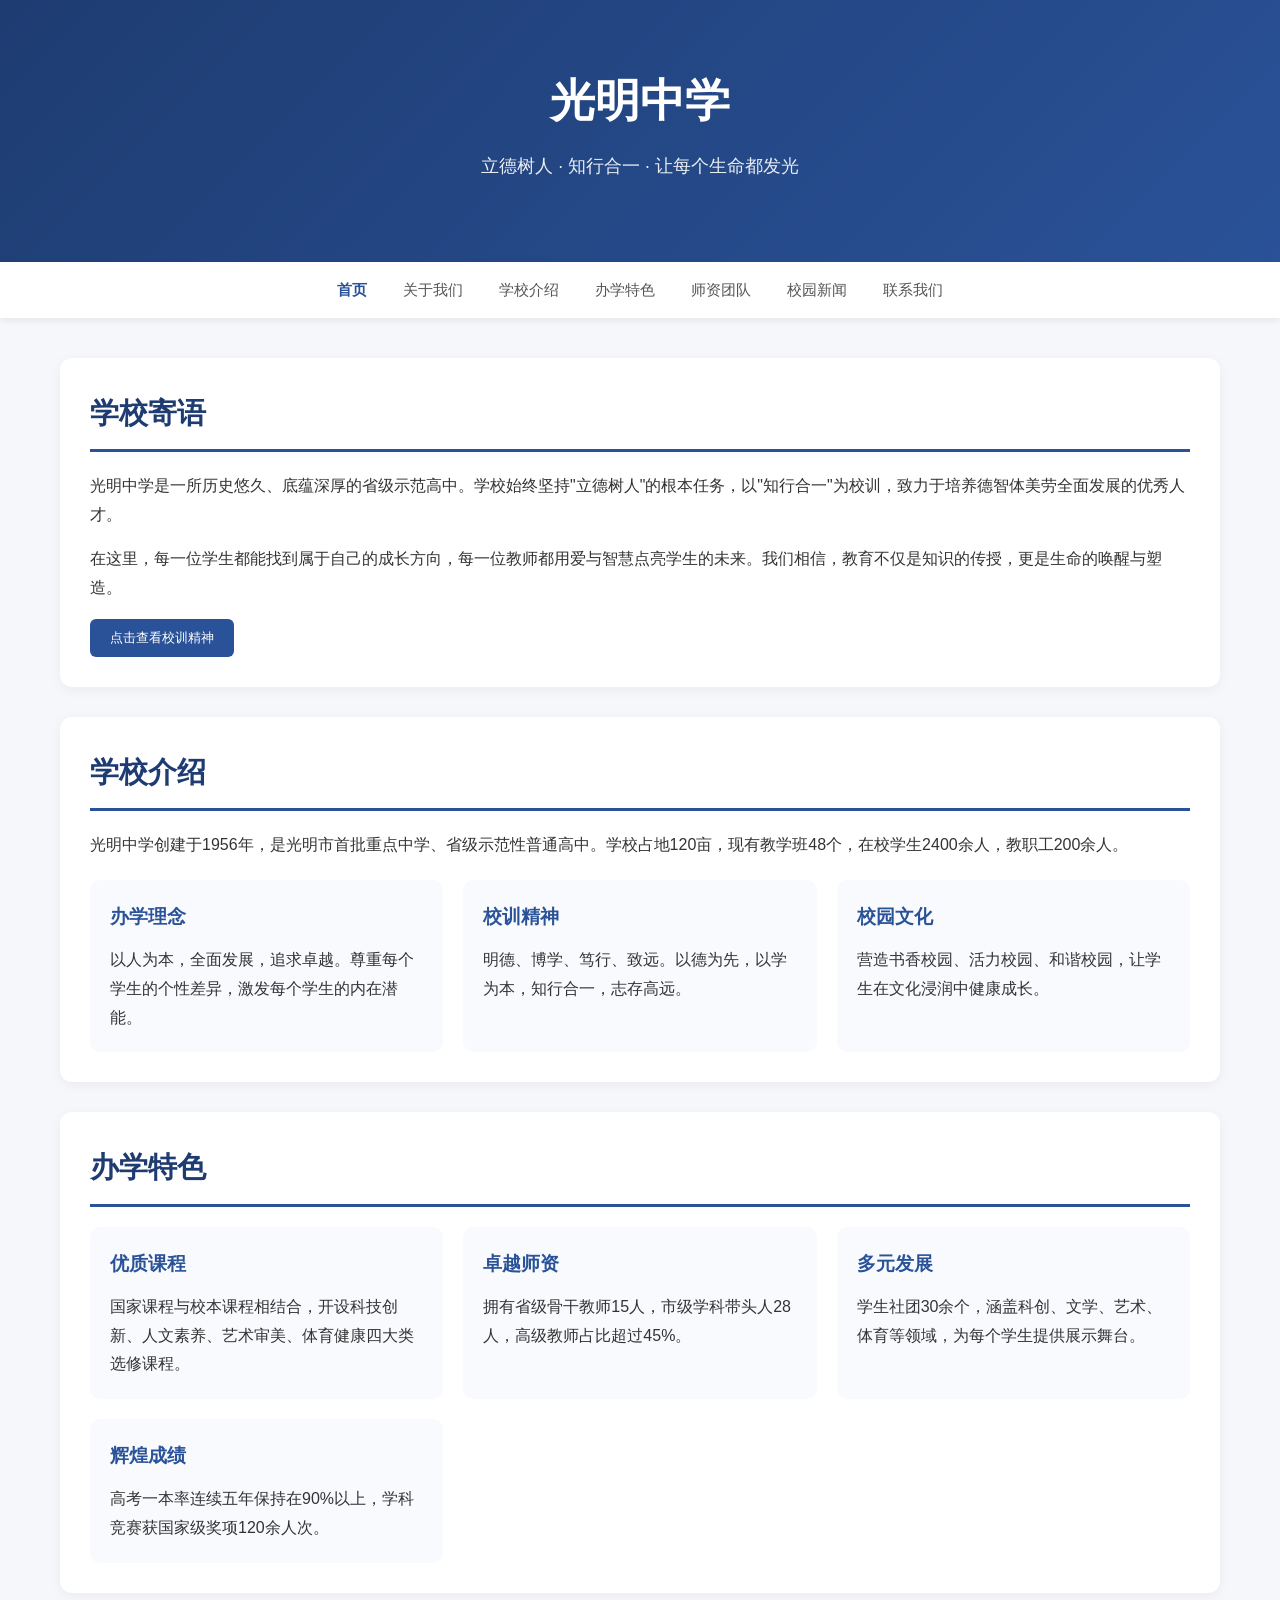
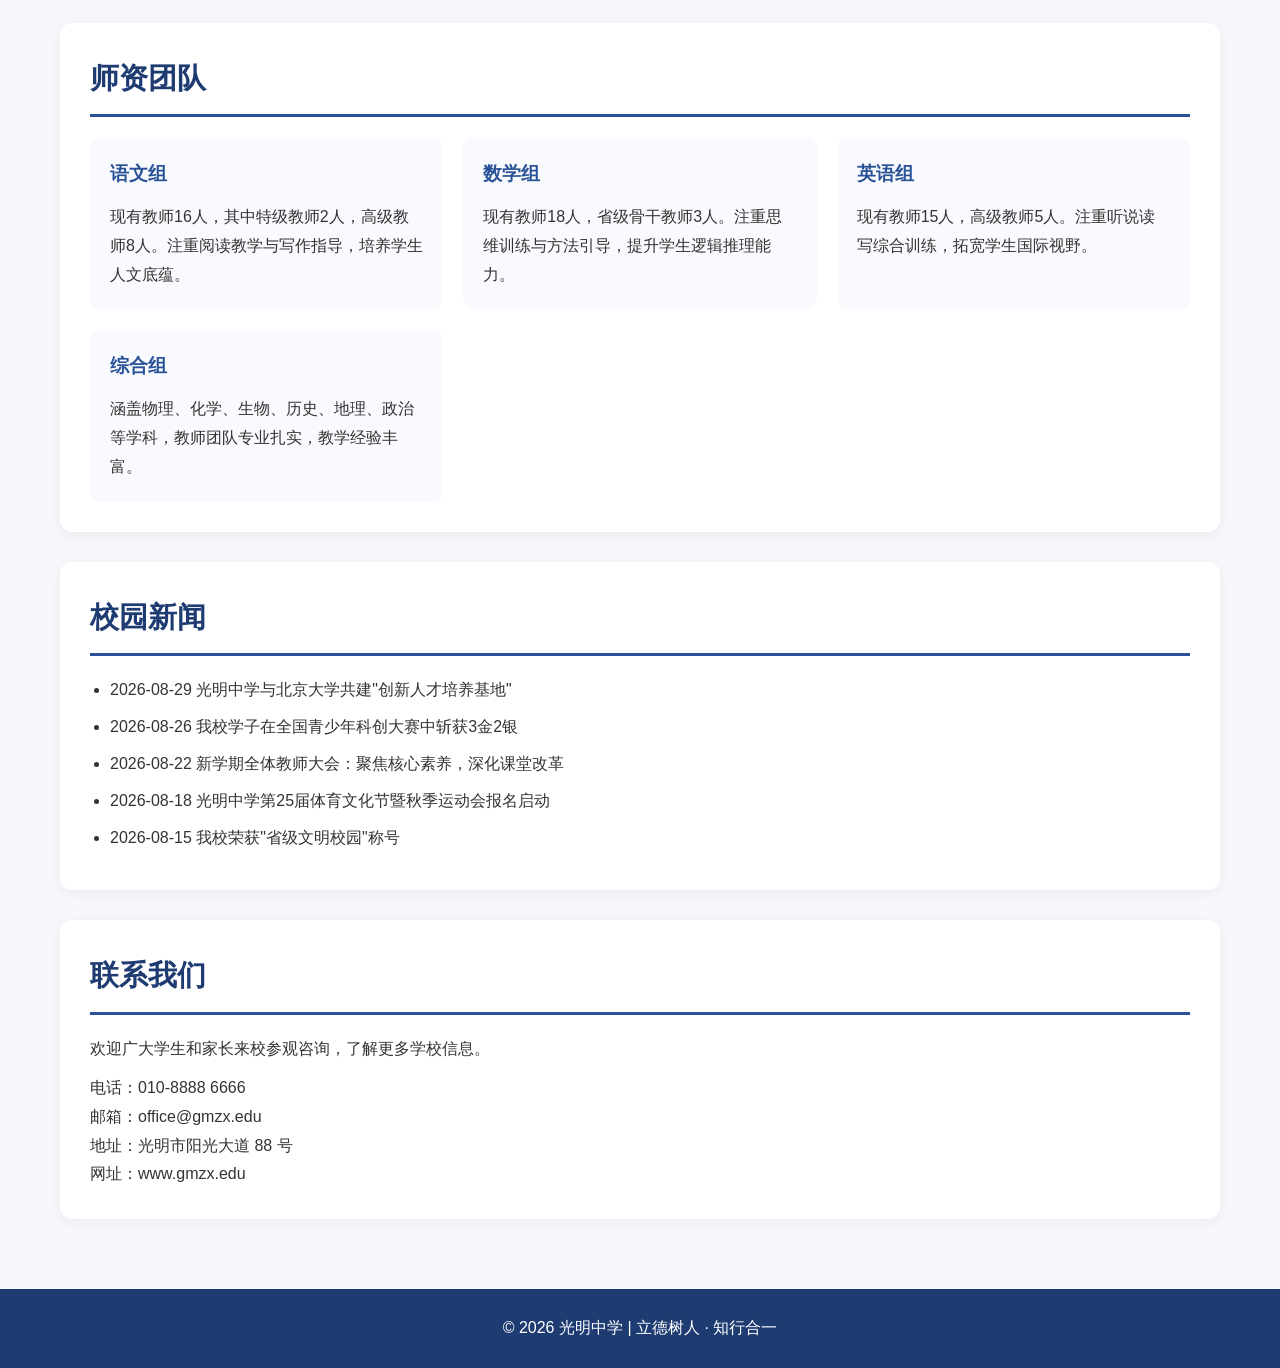
<file: index.html>
<!DOCTYPE html>
<html lang="zh-CN">
<head>
    <meta charset="UTF-8">
    <meta name="viewport" content="width=device-width, initial-scale=1.0">
    <title>光明中学 · 官网</title>
    <link rel="stylesheet" href="css/reset.css">
    <link rel="stylesheet" href="css/style.css">
</head>
<body>
    <header>
        <h1>光明中学</h1>
        <p>立德树人 · 知行合一 · 让每个生命都发光</p>
    </header>

    <nav id="mainNav">
        <div class="nav-container">
            <a href="index.html" style="color:#2a5298;font-weight:600;">首页</a>
            <a href="about.html">关于我们</a>
            <a href="#about">学校介绍</a>
            <a href="#features">办学特色</a>
            <a href="#teachers">师资团队</a>
            <a href="#news">校园新闻</a>
            <a href="#contact">联系我们</a>
        </div>
    </nav>

    <div class="container">
        <div class="section" id="home">
            <h2 class="section-title">学校寄语</h2>
            <p>光明中学是一所历史悠久、底蕴深厚的省级示范高中。学校始终坚持"立德树人"的根本任务，以"知行合一"为校训，致力于培养德智体美劳全面发展的优秀人才。</p>
            <p style="margin-top: 15px;">在这里，每一位学生都能找到属于自己的成长方向，每一位教师都用爱与智慧点亮学生的未来。我们相信，教育不仅是知识的传授，更是生命的唤醒与塑造。</p>
            <button id="welcomeBtn">点击查看校训精神</button>
            <div id="tipBox" class="tip-box" style="display:none;">
                <div style="display:flex;justify-content:space-between;align-items:center;flex-wrap:wrap;gap:10px;">
                    <span style="flex:1;">明德、博学、笃行、致远 —— 以德为先，以学为本，知行合一，志存高远！</span>
                    <button id="closeTipBtn" style="margin:0;padding:4px 14px;background:#e8b931;color:#1e3c72;font-size:0.85rem;border:none;border-radius:20px;cursor:pointer;font-weight:600;">收起</button>
                </div>
            </div>
        </div>

        <div class="section" id="about">
            <h2 class="section-title">学校介绍</h2>
            <p>光明中学创建于1956年，是光明市首批重点中学、省级示范性普通高中。学校占地120亩，现有教学班48个，在校学生2400余人，教职工200余人。</p>
            <div class="info-grid">
                <div class="info-card">
                    <h3>办学理念</h3>
                    <p>以人为本，全面发展，追求卓越。尊重每个学生的个性差异，激发每个学生的内在潜能。</p>
                </div>
                <div class="info-card">
                    <h3>校训精神</h3>
                    <p>明德、博学、笃行、致远。以德为先，以学为本，知行合一，志存高远。</p>
                </div>
                <div class="info-card">
                    <h3>校园文化</h3>
                    <p>营造书香校园、活力校园、和谐校园，让学生在文化浸润中健康成长。</p>
                </div>
            </div>
        </div>

        <div class="section" id="features">
            <h2 class="section-title">办学特色</h2>
            <div class="info-grid">
                <div class="info-card">
                    <h3>优质课程</h3>
                    <p>国家课程与校本课程相结合，开设科技创新、人文素养、艺术审美、体育健康四大类选修课程。</p>
                </div>
                <div class="info-card">
                    <h3>卓越师资</h3>
                    <p>拥有省级骨干教师15人，市级学科带头人28人，高级教师占比超过45%。</p>
                </div>
                <div class="info-card">
                    <h3>多元发展</h3>
                    <p>学生社团30余个，涵盖科创、文学、艺术、体育等领域，为每个学生提供展示舞台。</p>
                </div>
                <div class="info-card">
                    <h3>辉煌成绩</h3>
                    <p>高考一本率连续五年保持在90%以上，学科竞赛获国家级奖项120余人次。</p>
                </div>
            </div>
        </div>

        <div class="section" id="teachers">
            <h2 class="section-title">师资团队</h2>
            <div class="info-grid">
                <div class="info-card">
                    <h3>语文组</h3>
                    <p>现有教师16人，其中特级教师2人，高级教师8人。注重阅读教学与写作指导，培养学生人文底蕴。</p>
                </div>
                <div class="info-card">
                    <h3>数学组</h3>
                    <p>现有教师18人，省级骨干教师3人。注重思维训练与方法引导，提升学生逻辑推理能力。</p>
                </div>
                <div class="info-card">
                    <h3>英语组</h3>
                    <p>现有教师15人，高级教师5人。注重听说读写综合训练，拓宽学生国际视野。</p>
                </div>
                <div class="info-card">
                    <h3>综合组</h3>
                    <p>涵盖物理、化学、生物、历史、地理、政治等学科，教师团队专业扎实，教学经验丰富。</p>
                </div>
            </div>
        </div>

        <div class="section" id="news">
            <h2 class="section-title">校园新闻</h2>
            <ul>
                <li>2026-08-29 光明中学与北京大学共建"创新人才培养基地"</li>
                <li>2026-08-26 我校学子在全国青少年科创大赛中斩获3金2银</li>
                <li>2026-08-22 新学期全体教师大会：聚焦核心素养，深化课堂改革</li>
                <li>2026-08-18 光明中学第25届体育文化节暨秋季运动会报名启动</li>
                <li>2026-08-15 我校荣获"省级文明校园"称号</li>
            </ul>
        </div>

        <div class="section" id="contact">
            <h2 class="section-title">联系我们</h2>
            <p>欢迎广大学生和家长来校参观咨询，了解更多学校信息。</p>
            <p style="margin-top: 10px;">电话：010-8888 6666</p>
            <p>邮箱：office@gmzx.edu</p>
            <p>地址：光明市阳光大道 88 号</p>
            <p>网址：www.gmzx.edu</p>
        </div>
    </div>

    <footer>
        <p>© 2026 光明中学 | 立德树人 · 知行合一</p>
    </footer>

    <script src="js/utils.js"></script>
    <script src="js/main.js"></script>
</body>
</html>
</file>
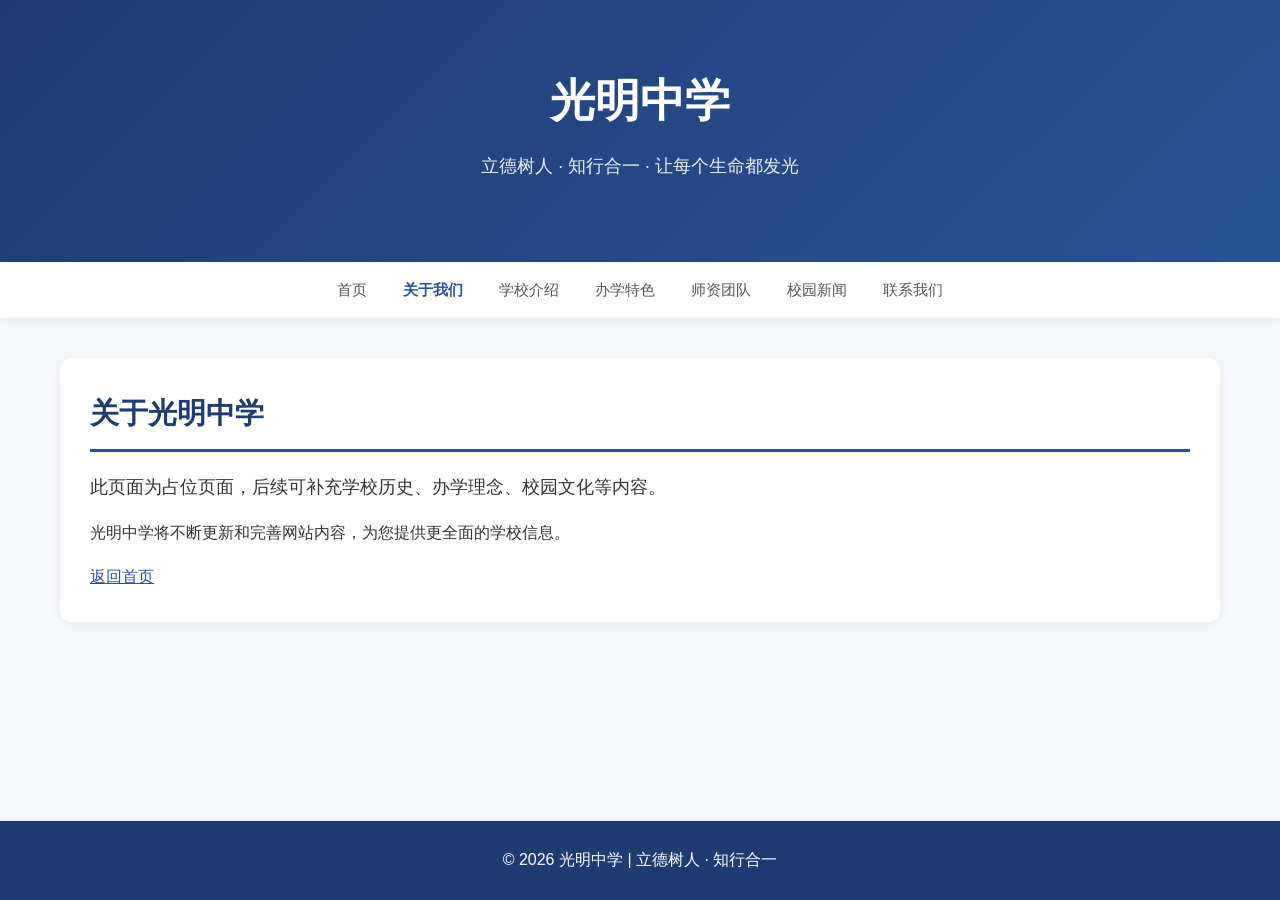
<file: about.html>
<!DOCTYPE html>
<html lang="zh-CN">
<head>
    <meta charset="UTF-8">
    <meta name="viewport" content="width=device-width, initial-scale=1.0">
    <title>关于我们 - 光明中学</title>
    <link rel="stylesheet" href="css/reset.css">
    <link rel="stylesheet" href="css/style.css">
</head>
<body>
    <header>
        <h1>光明中学</h1>
        <p>立德树人 · 知行合一 · 让每个生命都发光</p>
    </header>

    <nav id="mainNav">
        <div class="nav-container">
            <a href="index.html">首页</a>
            <a href="about.html" style="color:#2a5298;font-weight:600;">关于我们</a>
            <a href="index.html#about">学校介绍</a>
            <a href="index.html#features">办学特色</a>
            <a href="index.html#teachers">师资团队</a>
            <a href="index.html#news">校园新闻</a>
            <a href="index.html#contact">联系我们</a>
        </div>
    </nav>

    <div class="container">
        <div class="section">
            <h2 class="section-title">关于光明中学</h2>
            <p style="font-size:1.1rem;">此页面为占位页面，后续可补充学校历史、办学理念、校园文化等内容。</p>
            <p style="margin-top:15px;">光明中学将不断更新和完善网站内容，为您提供更全面的学校信息。</p>
            <p style="margin-top:15px;">
                <a href="index.html" style="color:#2a5298;text-decoration:underline;">返回首页</a>
            </p>
        </div>
    </div>

    <footer>
        <p>© 2026 光明中学 | 立德树人 · 知行合一</p>
    </footer>

    <script src="js/utils.js"></script>
    <script src="js/main.js"></script>
</body>
</html>
</file>
<file: css/style.css>
/* ===== css/style.css ===== */

html,
body {
    height: 100%;
    margin: 0;
    padding: 0;
}

body {
    display: flex;
    flex-direction: column;
    min-height: 100vh;
    background-color: #f5f7fb;
    color: #333;
    line-height: 1.8;
    font-family: "Microsoft Yahei", "PingFang SC", sans-serif;
}

header {
    background: linear-gradient(135deg, #1e3c72, #2a5298);
    color: white;
    padding: 60px 20px 80px;
    text-align: center;
    flex-shrink: 0;
}

header h1 {
    font-size: 2.8rem;
    margin-bottom: 10px;
}

header p {
    font-size: 1.1rem;
    opacity: 0.9;
}

nav {
    background-color: #fff;
    box-shadow: 0 2px 8px rgba(0, 0, 0, 0.08);
    padding: 0 20px;
    position: relative;
    z-index: 999;
    flex-shrink: 0;
    transition: box-shadow 0.3s ease;
}

nav.fixed {
    position: fixed;
    top: 0;
    left: 0;
    right: 0;
    box-shadow: 0 4px 20px rgba(0, 0, 0, 0.15);
    animation: slideDown 0.4s ease;
}

@keyframes slideDown {
    0% {
        transform: translateY(-100%);
        opacity: 0;
    }
    100% {
        transform: translateY(0);
        opacity: 1;
    }
}

.nav-placeholder {
    display: block;
    height: 0;
    transition: height 0.3s ease;
}

.nav-placeholder.active {
    height: 62px;
}

.nav-container {
    max-width: 1200px;
    margin: 0 auto;
    display: flex;
    justify-content: center;
    flex-wrap: wrap;
}

nav a {
    color: #555;
    text-decoration: none;
    padding: 14px 18px;
    font-size: 0.95rem;
    transition: color 0.3s;
}

nav a:hover {
    color: #2a5298;
}

.container {
    max-width: 1200px;
    margin: 40px auto;
    padding: 0 20px;
    flex: 1;
    width: 100%;
}

.section {
    background: #fff;
    border-radius: 12px;
    padding: 30px;
    margin-bottom: 30px;
    box-shadow: 0 3px 12px rgba(0, 0, 0, 0.05);
}

.section-title {
    font-size: 1.8rem;
    color: #1e3c72;
    margin-bottom: 20px;
    padding-bottom: 10px;
    border-bottom: 3px solid #2a5298;
}

.info-grid {
    display: grid;
    grid-template-columns: repeat(auto-fit, minmax(280px, 1fr));
    gap: 20px;
    margin-top: 20px;
}

.info-card {
    background: #f8fafd;
    border-radius: 10px;
    padding: 20px;
    transition: transform 0.3s;
}

.info-card:hover {
    transform: translateY(-5px);
}

.info-card h3 {
    color: #2a5298;
    margin-bottom: 12px;
}

.section ul {
    padding-left: 20px;
}

.section ul li {
    margin-bottom: 8px;
    list-style: disc;
}

button {
    margin-top: 16px;
    padding: 10px 20px;
    background: #2a5298;
    color: #fff;
    border: none;
    border-radius: 6px;
    cursor: pointer;
    transition: background 0.3s;
}

button:hover {
    background: #1e3c72;
}

.tip-box {
    margin-top: 12px;
    padding: 12px;
    background: #e8f0fe;
    border-radius: 6px;
    color: #1e3c72;
}

footer {
    background-color: #1e3c72;
    color: white;
    text-align: center;
    padding: 25px 20px;
    margin-top: auto;
    flex-shrink: 0;
    width: 100%;
}

@media (max-width: 768px) {
    header h1 {
        font-size: 2rem;
    }
    nav a {
        padding: 10px 12px;
        font-size: 0.85rem;
    }
    .section {
        padding: 20px;
    }
    .info-grid {
        grid-template-columns: 1fr;
    }
}

@media (max-width: 480px) {
    header {
        padding: 40px 20px 60px;
    }
    header h1 {
        font-size: 1.6rem;
    }
    .section-title {
        font-size: 1.4rem;
    }
}
</file>
